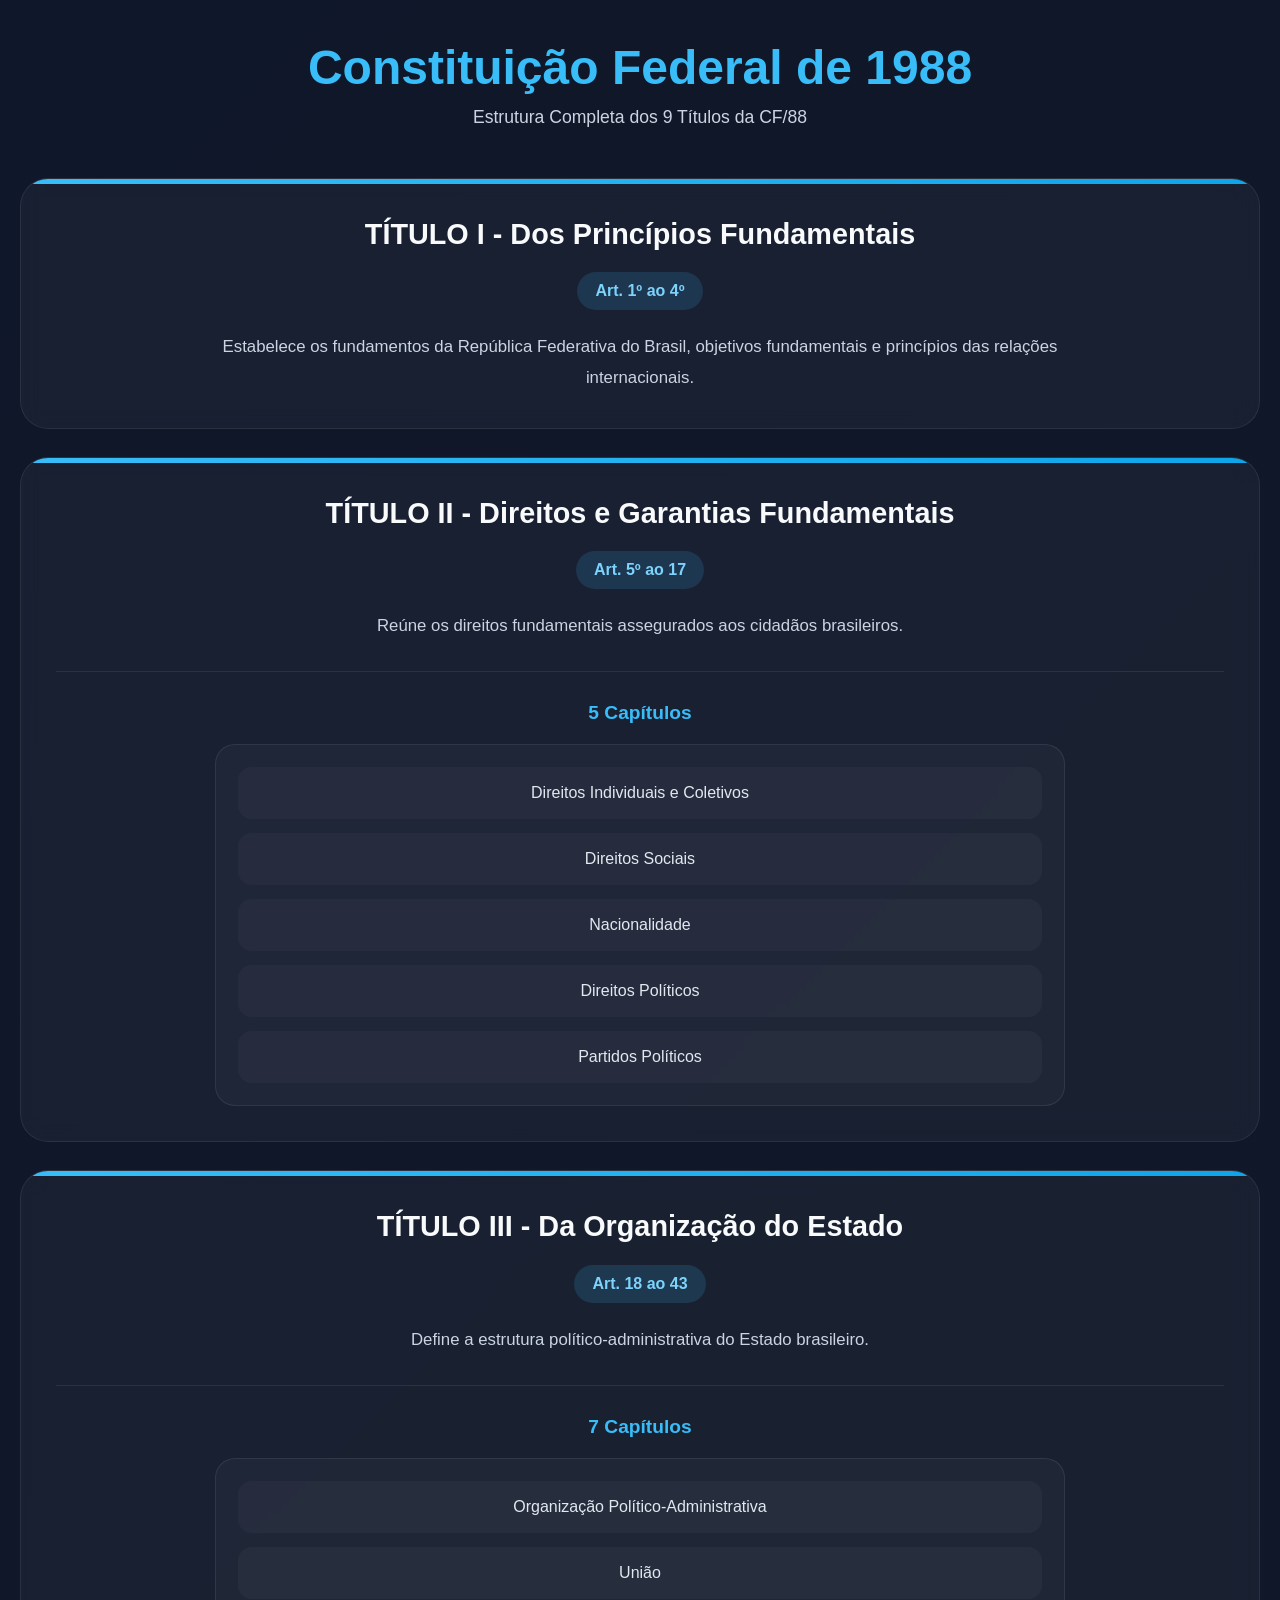
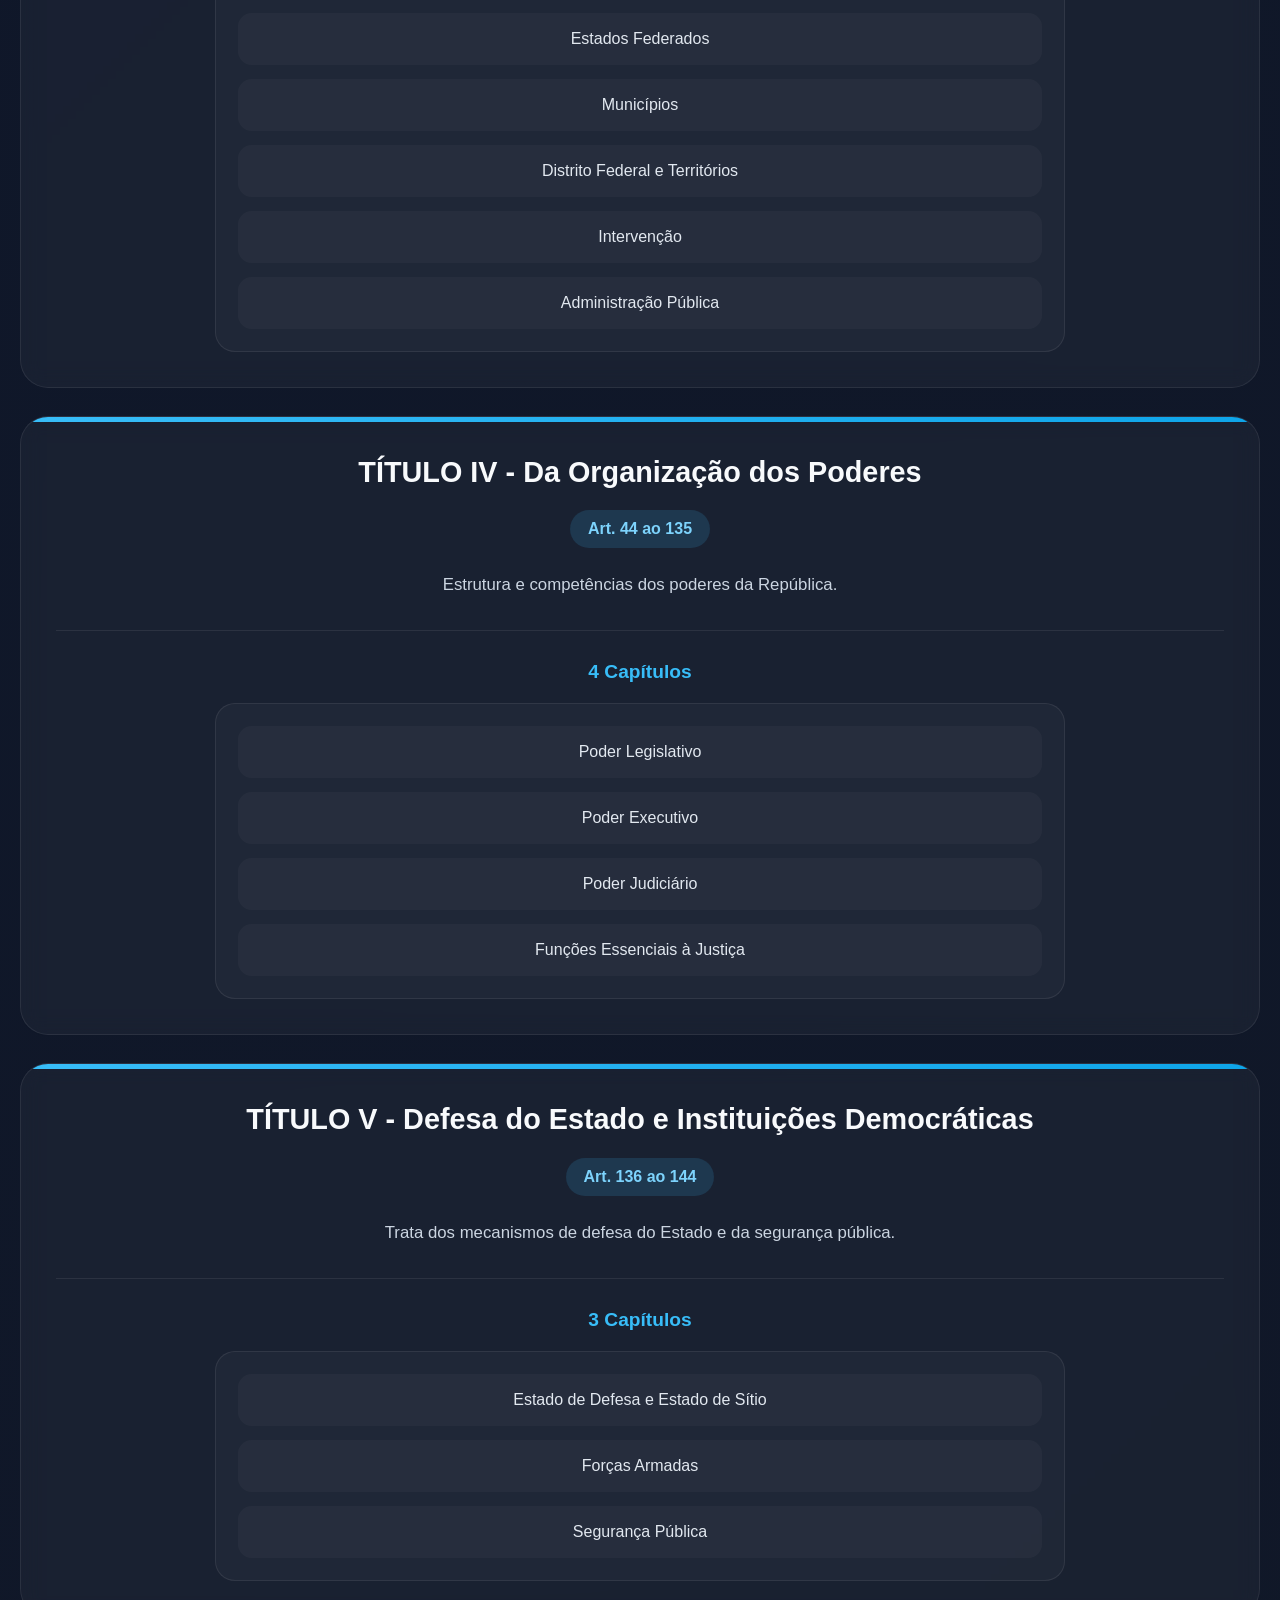
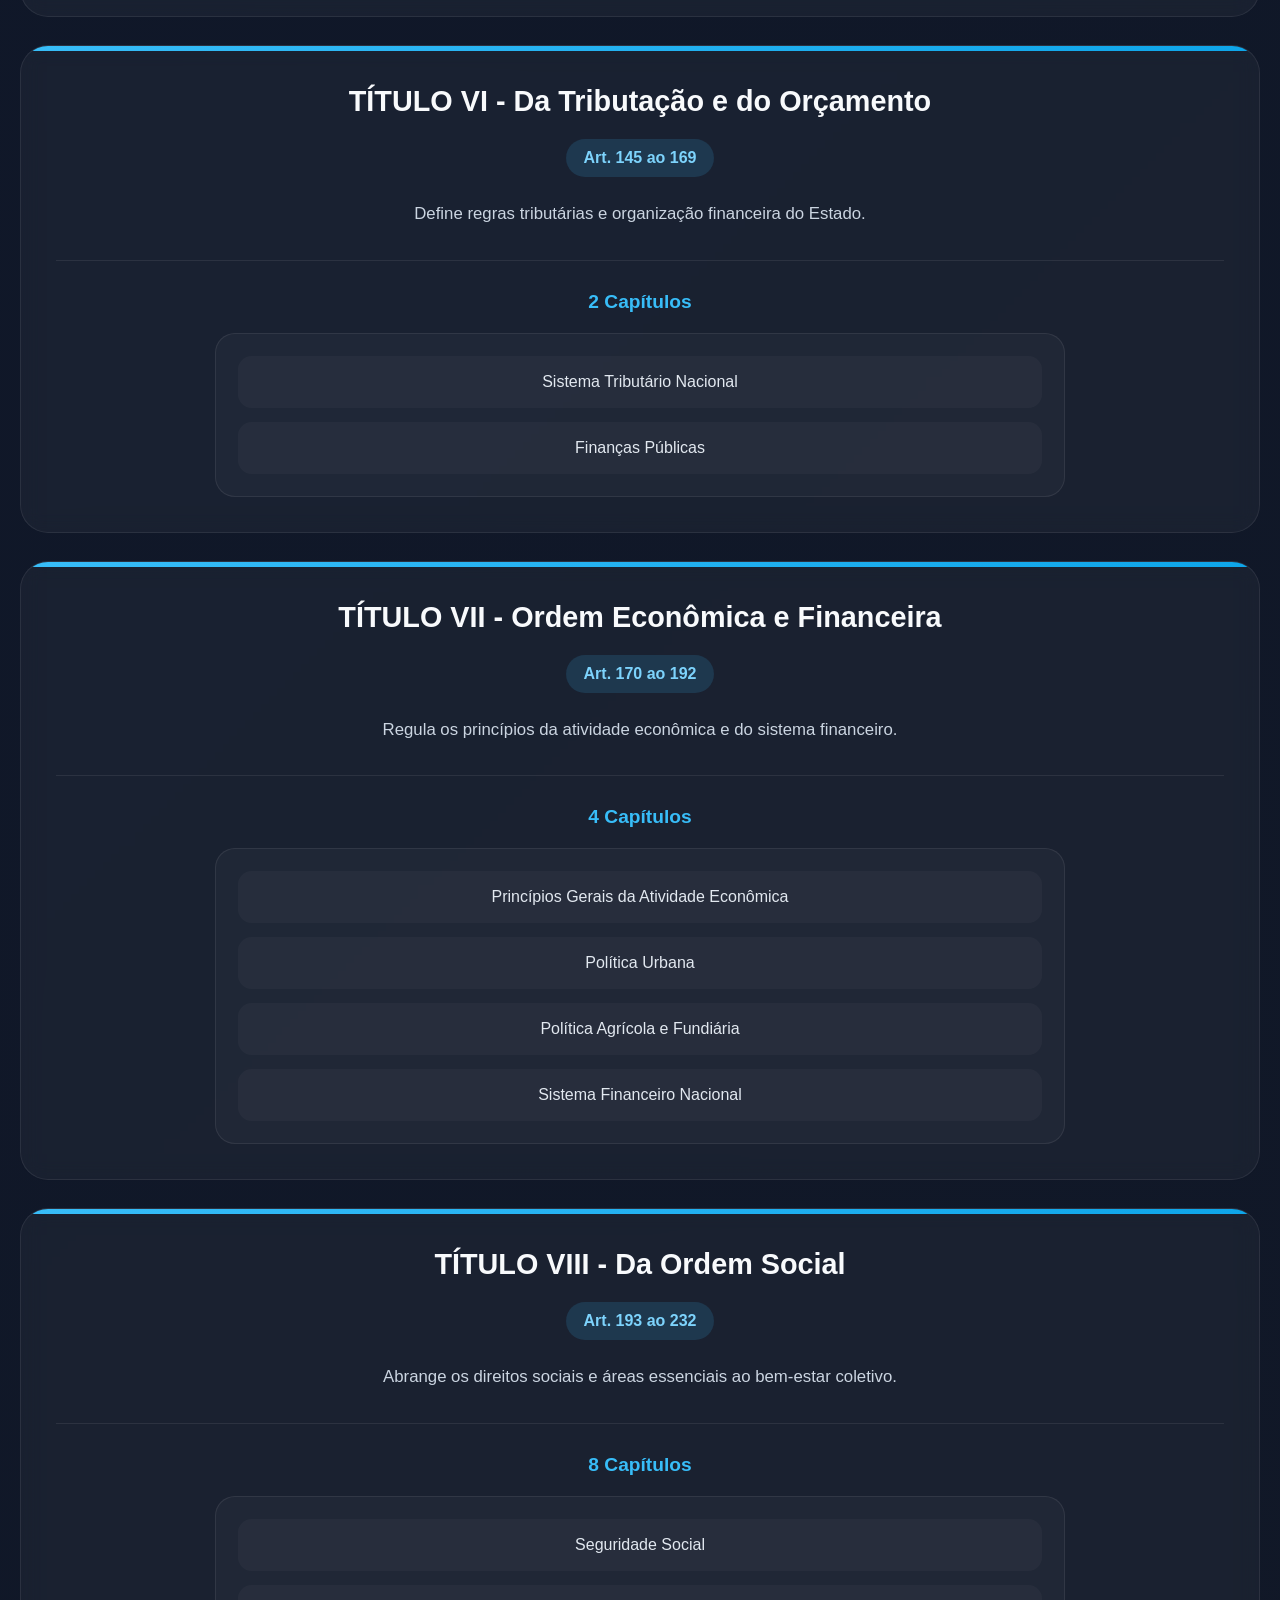
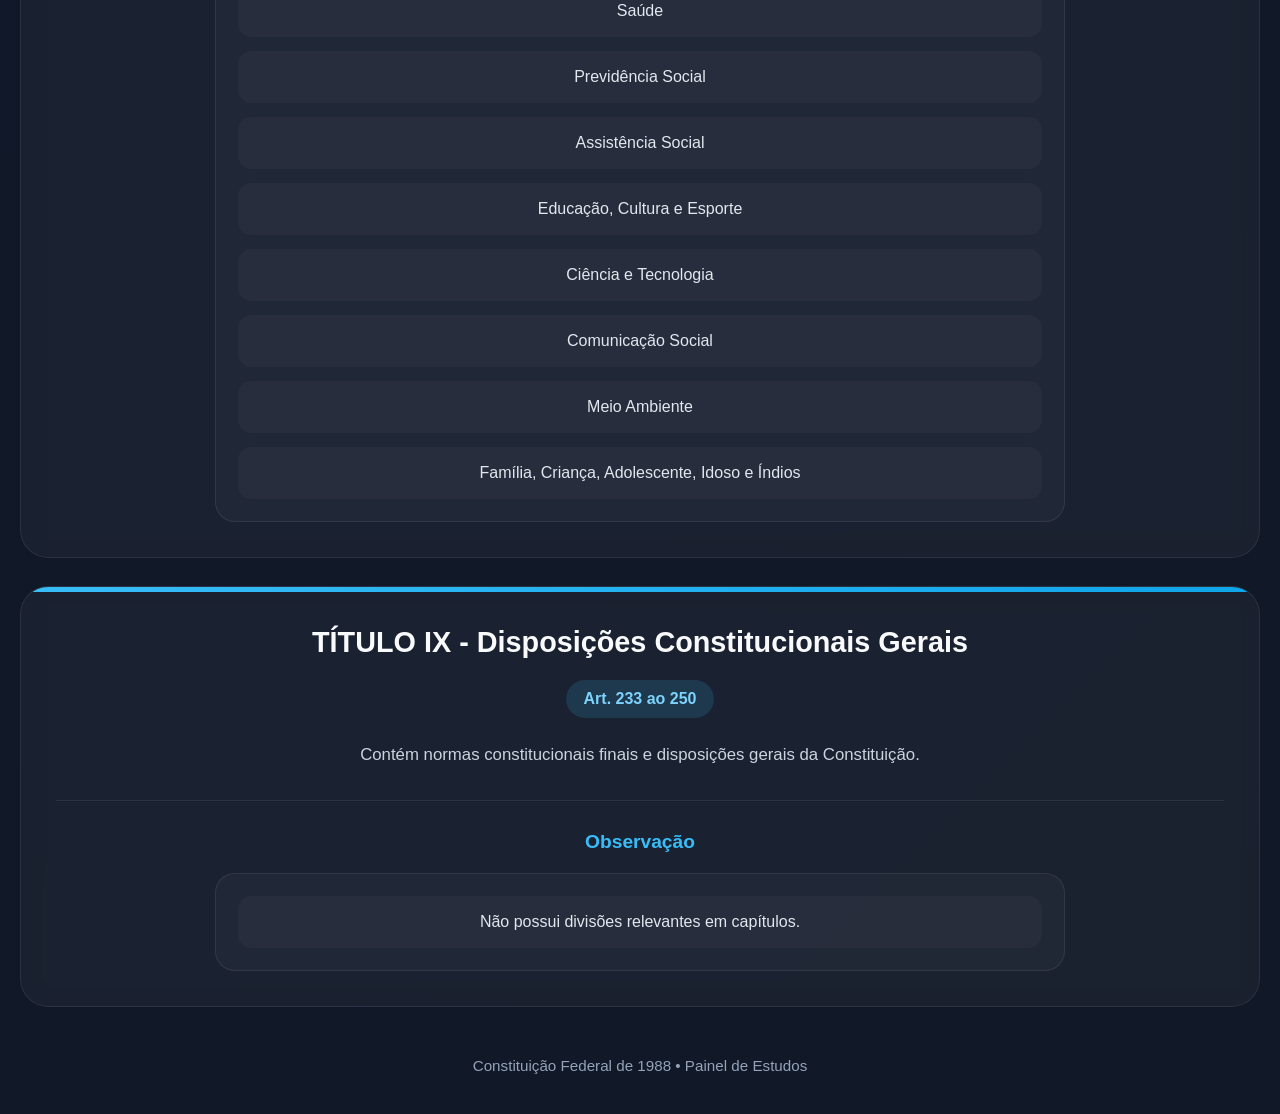
<file: bizuradinha.html>
<!DOCTYPE html>
<html lang="pt-BR">
<head>
  <meta charset="UTF-8" />
  <meta name="viewport" content="width=device-width, initial-scale=1.0"/>
  <title>CF/88 - Estrutura dos Títulos</title>

  <style>

    *{
      margin:0;
      padding:0;
      box-sizing:border-box;
      font-family: "Segoe UI", Tahoma, Geneva, Verdana, sans-serif;
    }

    body{
      background: linear-gradient(135deg, #0f172a, #111827);
      color: #f1f5f9;
      min-height: 100vh;
      padding: 40px 20px;
    }

    .container{
      max-width: 1400px;
      margin: auto;
    }

    .header{
      text-align: center;
      margin-bottom: 50px;
    }

    .header h1{
      font-size: 3rem;
      margin-bottom: 12px;
      color: #38bdf8;
      font-weight: 700;
    }

    .header p{
      color: #cbd5e1;
      font-size: 1.1rem;
    }

    .grid{
      display: flex;
      flex-direction: column;
      gap: 28px;
    }

    .card{
      background: rgba(255,255,255,0.04);
      border: 1px solid rgba(255,255,255,0.08);
      border-radius: 28px;
      padding: 35px;
      backdrop-filter: blur(10px);
      transition: 0.35s ease;
      position: relative;
      overflow: hidden;
      text-align: center;
      cursor: pointer;
    }

    .card::before{
      content: "";
      position: absolute;
      top: 0;
      left: 0;
      width: 100%;
      height: 5px;
      background: linear-gradient(90deg, #38bdf8, #0ea5e9);
      transition: 0.3s ease;
    }

    .card:hover{
      transform: translateY(-5px);
      border-color: #38bdf8;
      box-shadow: 0 10px 35px rgba(56,189,248,0.15);
    }

    .card.active{
      border-color: #22c55e;
      background: rgba(34,197,94,0.10);
      box-shadow: 0 0 30px rgba(34,197,94,0.18);
    }

    .card.active::before{
      background: linear-gradient(90deg, #22c55e, #16a34a);
    }

    .card.active h2{
      color: #86efac;
    }

    .top{
      margin-bottom: 18px;
    }

    h2{
      font-size: 1.8rem;
      line-height: 1.4;
      color: #f8fafc;
      transition: 0.3s ease;
    }

    .articles{
      display: inline-block;
      margin-bottom: 22px;
      padding: 10px 18px;
      border-radius: 999px;
      background: rgba(56,189,248,0.15);
      color: #7dd3fc;
      font-size: 1rem;
      font-weight: 600;
    }

    .description{
      color: #cbd5e1;
      line-height: 1.8;
      font-size: 1.05rem;
      max-width: 900px;
      margin: auto;
    }

    .chapters{
      margin-top: 30px;
      padding-top: 30px;
      border-top: 1px solid rgba(255,255,255,0.08);
    }

    .chapters h3{
      margin-bottom: 20px;
      color: #38bdf8;
      font-size: 1.2rem;
    }

    .chapter-box{
      margin-top: 10px;
      background: rgba(255,255,255,0.03);
      border: 1px solid rgba(255,255,255,0.08);
      border-radius: 20px;
      padding: 22px;

      display: flex;
      flex-direction: column;
      gap: 14px;

      max-width: 850px;
      margin-left: auto;
      margin-right: auto;
    }

    .chapter-box p{
      padding: 16px;
      border-radius: 14px;
      background: rgba(255,255,255,0.03);
      color: #e2e8f0;
      font-size: 1rem;
      transition: 0.25s ease;
      border: 1px solid transparent;
    }

    .chapter-box p:hover{
      background: rgba(56,189,248,0.10);
      border-color: rgba(56,189,248,0.25);
      color: #7dd3fc;
      transform: translateY(-2px);
    }

    .footer{
      margin-top: 50px;
      text-align: center;
      color: #94a3b8;
      font-size: 0.95rem;
    }

    @media(max-width: 768px){

      body{
        padding: 20px 14px;
      }

      .header h1{
        font-size: 2.2rem;
      }

      h2{
        font-size: 1.35rem;
      }

      .card{
        padding: 24px;
      }

      .chapter-box{
        padding: 16px;
      }

    }

  </style>
</head>

<body>

  <div class="container">

    <div class="header">
      <h1>Constituição Federal de 1988</h1>
      <p>Estrutura Completa dos 9 Títulos da CF/88</p>
    </div>

    <div class="grid">

      <!-- TITULO I -->
      <div class="card">
        <div class="top">
          <h2>TÍTULO I - Dos Princípios Fundamentais</h2>
        </div>

        <span class="articles">Art. 1º ao 4º</span>

        <div class="description">
          Estabelece os fundamentos da República Federativa do Brasil, objetivos fundamentais e princípios das relações internacionais.
        </div>
      </div>

      <!-- TITULO II -->
      <div class="card">

        <div class="top">
          <h2>TÍTULO II - Direitos e Garantias Fundamentais</h2>
        </div>

        <span class="articles">Art. 5º ao 17</span>

        <div class="description">
          Reúne os direitos fundamentais assegurados aos cidadãos brasileiros.
        </div>

        <div class="chapters">

          <h3>5 Capítulos</h3>

          <div class="chapter-box">
            <p>Direitos Individuais e Coletivos</p>
            <p>Direitos Sociais</p>
            <p>Nacionalidade</p>
            <p>Direitos Políticos</p>
            <p>Partidos Políticos</p>
          </div>

        </div>

      </div>

      <!-- TITULO III -->
      <div class="card">

        <div class="top">
          <h2>TÍTULO III - Da Organização do Estado</h2>
        </div>

        <span class="articles">Art. 18 ao 43</span>

        <div class="description">
          Define a estrutura político-administrativa do Estado brasileiro.
        </div>

        <div class="chapters">

          <h3>7 Capítulos</h3>

          <div class="chapter-box">
            <p>Organização Político-Administrativa</p>
            <p>União</p>
            <p>Estados Federados</p>
            <p>Municípios</p>
            <p>Distrito Federal e Territórios</p>
            <p>Intervenção</p>
            <p>Administração Pública</p>
          </div>

        </div>

      </div>

      <!-- TITULO IV -->
      <div class="card">

        <div class="top">
          <h2>TÍTULO IV - Da Organização dos Poderes</h2>
        </div>

        <span class="articles">Art. 44 ao 135</span>

        <div class="description">
          Estrutura e competências dos poderes da República.
        </div>

        <div class="chapters">

          <h3>4 Capítulos</h3>

          <div class="chapter-box">
            <p>Poder Legislativo</p>
            <p>Poder Executivo</p>
            <p>Poder Judiciário</p>
            <p>Funções Essenciais à Justiça</p>
          </div>

        </div>

      </div>

      <!-- TITULO V -->
      <div class="card">

        <div class="top">
          <h2>TÍTULO V - Defesa do Estado e Instituições Democráticas</h2>
        </div>

        <span class="articles">Art. 136 ao 144</span>

        <div class="description">
          Trata dos mecanismos de defesa do Estado e da segurança pública.
        </div>

        <div class="chapters">

          <h3>3 Capítulos</h3>

          <div class="chapter-box">
            <p>Estado de Defesa e Estado de Sítio</p>
            <p>Forças Armadas</p>
            <p>Segurança Pública</p>
          </div>

        </div>

      </div>

      <!-- TITULO VI -->
      <div class="card">

        <div class="top">
          <h2>TÍTULO VI - Da Tributação e do Orçamento</h2>
        </div>

        <span class="articles">Art. 145 ao 169</span>

        <div class="description">
          Define regras tributárias e organização financeira do Estado.
        </div>

        <div class="chapters">

          <h3>2 Capítulos</h3>

          <div class="chapter-box">
            <p>Sistema Tributário Nacional</p>
            <p>Finanças Públicas</p>
          </div>

        </div>

      </div>

      <!-- TITULO VII -->
      <div class="card">

        <div class="top">
          <h2>TÍTULO VII - Ordem Econômica e Financeira</h2>
        </div>

        <span class="articles">Art. 170 ao 192</span>

        <div class="description">
          Regula os princípios da atividade econômica e do sistema financeiro.
        </div>

        <div class="chapters">

          <h3>4 Capítulos</h3>

          <div class="chapter-box">
            <p>Princípios Gerais da Atividade Econômica</p>
            <p>Política Urbana</p>
            <p>Política Agrícola e Fundiária</p>
            <p>Sistema Financeiro Nacional</p>
          </div>

        </div>

      </div>

      <!-- TITULO VIII -->
      <div class="card">

        <div class="top">
          <h2>TÍTULO VIII - Da Ordem Social</h2>
        </div>

        <span class="articles">Art. 193 ao 232</span>

        <div class="description">
          Abrange os direitos sociais e áreas essenciais ao bem-estar coletivo.
        </div>

        <div class="chapters">

          <h3>8 Capítulos</h3>

          <div class="chapter-box">
            <p>Seguridade Social</p>
            <p>Saúde</p>
            <p>Previdência Social</p>
            <p>Assistência Social</p>
            <p>Educação, Cultura e Esporte</p>
            <p>Ciência e Tecnologia</p>
            <p>Comunicação Social</p>
            <p>Meio Ambiente</p>
            <p>Família, Criança, Adolescente, Idoso e Índios</p>
          </div>

        </div>

      </div>

      <!-- TITULO IX -->
      <div class="card">

        <div class="top">
          <h2>TÍTULO IX - Disposições Constitucionais Gerais</h2>
        </div>

        <span class="articles">Art. 233 ao 250</span>

        <div class="description">
          Contém normas constitucionais finais e disposições gerais da Constituição.
        </div>

        <div class="chapters">

          <h3>Observação</h3>

          <div class="chapter-box">
            <p>Não possui divisões relevantes em capítulos.</p>
          </div>

        </div>

      </div>

    </div>

    <div class="footer">
      Constituição Federal de 1988 • Painel de Estudos
    </div>

  </div>

  <script>

    const cards = document.querySelectorAll('.card');

    cards.forEach(card => {

      card.addEventListener('click', () => {
        card.classList.toggle('active');
      });

    });

  </script>

</body>
</html>
</file>
